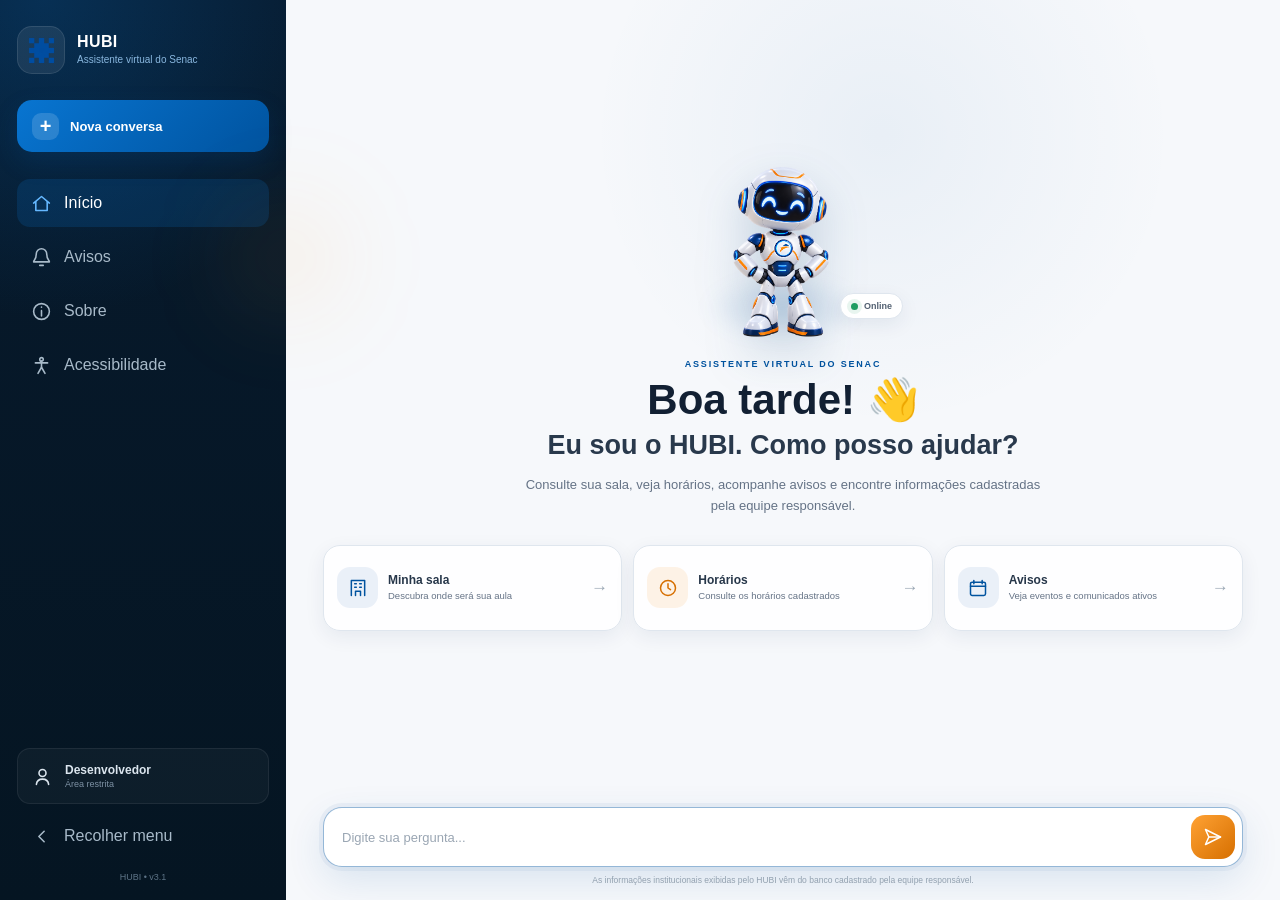
<file: index.html>
<!DOCTYPE html>
<html lang="pt-BR">

<head>
    <meta charset="UTF-8">
    <meta name="viewport" content="width=device-width, initial-scale=1.0, viewport-fit=cover">
    <meta name="theme-color" content="#071a2d">
    <meta name="description"
        content="HUBI, assistente virtual do Senac para informações de salas, horários, avisos e dúvidas frequentes.">

    <title>HUBI • Assistente virtual do Senac</title>

    <link rel="icon" type="image/png" href="assets/logo.png">
    <link rel="stylesheet" href="css/style.css">
</head>

<body>
    <div class="app" id="app">
        <div class="sidebar-overlay" id="sidebarOverlay"></div>

        <aside class="sidebar" id="sidebar" aria-label="Menu principal">
            <div class="sidebar-header">
                <a class="brand" href="index.html" aria-label="HUBI - página inicial">
                    <span class="brand-logo">
                        <img src="assets/logo.png" alt="Logo do HUBI">
                    </span>

                    <span class="brand-copy sidebar-label">
                        <strong>HUBI</strong>
                        <small>Assistente virtual do Senac</small>
                    </span>
                </a>

                <button class="icon-button sidebar-mobile-close" id="sidebarMobileClose" type="button"
                    aria-label="Fechar menu">
                    <svg viewBox="0 0 24 24" aria-hidden="true">
                        <path d="M6 6l12 12M18 6 6 18"></path>
                    </svg>
                </button>
            </div>

            <button class="new-chat-button" id="newChatButton" type="button" data-tooltip="Nova conversa"
                aria-label="Nova conversa">
                <span class="new-chat-icon" aria-hidden="true">+</span>
                <span class="sidebar-label">Nova conversa</span>
            </button>

            <nav class="sidebar-nav" aria-label="Navegação do HUBI">
                <button class="nav-item active" type="button" data-action="home" data-tooltip="Início"
                    aria-label="Início">
                    <span class="nav-icon">
                        <svg viewBox="0 0 24 24" aria-hidden="true">
                            <path d="M3 11.5 12 4l9 7.5"></path>
                            <path d="M5.5 10v10h13V10"></path>
                        </svg>
                    </span>
                    <span class="sidebar-label">Início</span>
                </button>

                <button class="nav-item" type="button" data-action="notifications" data-tooltip="Avisos"
                    aria-label="Avisos">
                    <span class="nav-icon">
                        <svg viewBox="0 0 24 24" aria-hidden="true">
                            <path d="M18 8a6 6 0 0 0-12 0c0 7-3 7-3 9h18c0-2-3-2-3-9"></path>
                            <path d="M10 21h4"></path>
                        </svg>
                    </span>
                    <span class="sidebar-label">Avisos</span>
                    <span class="nav-badge" id="notificationBadge" aria-label="0 avisos">0</span>
                </button>

                <button class="nav-item" type="button" data-action="about" data-tooltip="Sobre o HUBI"
                    aria-label="Sobre o HUBI">
                    <span class="nav-icon">
                        <svg viewBox="0 0 24 24" aria-hidden="true">
                            <circle cx="12" cy="12" r="9"></circle>
                            <path d="M12 11v6"></path>
                            <path d="M12 7h.01"></path>
                        </svg>
                    </span>
                    <span class="sidebar-label">Sobre</span>
                </button>

                <button class="nav-item" type="button" data-action="accessibility" data-tooltip="Acessibilidade"
                    aria-label="Acessibilidade">
                    <span class="nav-icon">
                        <svg viewBox="0 0 24 24" aria-hidden="true">
                            <circle cx="12" cy="5" r="2"></circle>
                            <path d="M5 9h14"></path>
                            <path d="M12 7v7"></path>
                            <path d="m8 21 4-7 4 7"></path>
                        </svg>
                    </span>
                    <span class="sidebar-label">Acessibilidade</span>
                </button>
            </nav>

            <div class="sidebar-footer">
                <a class="admin-link" href="admin.html" data-tooltip="Desenvolvedor" aria-label="Área do desenvolvedor">
                    <span class="nav-icon">
                        <svg viewBox="0 0 24 24" aria-hidden="true">
                            <circle cx="12" cy="8" r="4"></circle>
                            <path d="M5 21c.5-4 3-6 7-6s6.5 2 7 6"></path>
                        </svg>
                    </span>

                    <span class="admin-link-copy sidebar-label">
                        <strong>Desenvolvedor</strong>
                        <small>Área restrita</small>
                    </span>
                </a>

                <button class="collapse-button" id="collapseButton" type="button" data-tooltip="Recolher menu"
                    aria-label="Recolher menu lateral">
                    <span class="nav-icon">
                        <svg viewBox="0 0 24 24" aria-hidden="true">
                            <path d="m15 18-6-6 6-6"></path>
                        </svg>
                    </span>
                    <span class="sidebar-label">Recolher menu</span>
                </button>

                <span class="sidebar-version sidebar-label">HUBI • v3.1</span>
            </div>
        </aside>

        <main class="main">
            <header class="mobile-header">
                <button class="mobile-header-button" id="mobileMenuButton" type="button" aria-label="Abrir menu">
                    <svg viewBox="0 0 24 24" aria-hidden="true">
                        <path d="M4 6h16M4 12h16M4 18h16"></path>
                    </svg>
                </button>

                <a class="mobile-brand" href="index.html" aria-label="HUBI - início">
                    <img src="assets/logo.png" alt="">
                    <span>
                        <strong>HUBI</strong>
                        <small>Assistente virtual do Senac</small>
                    </span>
                </a>

                <button class="mobile-header-button mobile-notification-button" id="mobileNotificationButton"
                    type="button" aria-label="Abrir avisos">
                    <svg viewBox="0 0 24 24" aria-hidden="true">
                        <path d="M18 8a6 6 0 0 0-12 0c0 7-3 7-3 9h18c0-2-3-2-3-9"></path>
                        <path d="M10 21h4"></path>
                    </svg>
                    <span class="mobile-notification-badge" id="mobileNotificationBadge">0</span>
                </button>
            </header>

            <section class="notification-area hidden" id="notificationArea" aria-live="polite">
                <article class="notification-card" id="notificationCard">
                    <div class="notification-icon" aria-hidden="true">
                        <svg viewBox="0 0 24 24">
                            <path d="M18 8a6 6 0 0 0-12 0c0 7-3 7-3 9h18c0-2-3-2-3-9"></path>
                            <path d="M10 21h4"></path>
                        </svg>
                    </div>

                    <div class="notification-copy">
                        <div class="notification-meta">
                            <span class="notification-priority" id="notificationPriority">Aviso</span>
                            <span class="notification-counter" id="notificationCounter"></span>
                        </div>
                        <strong id="notificationTitle"></strong>
                        <p id="notificationMessage"></p>
                    </div>

                    <div class="notification-actions">
                        <button id="previousNotification" type="button" aria-label="Aviso anterior">‹</button>
                        <button id="nextNotification" type="button" aria-label="Próximo aviso">›</button>
                        <button class="notification-close" id="closeNotification" type="button"
                            aria-label="Fechar aviso">
                            <svg viewBox="0 0 24 24" aria-hidden="true">
                                <path d="M6 6l12 12M18 6 6 18"></path>
                            </svg>
                        </button>
                    </div>
                </article>
            </section>

            <section class="chat" aria-label="Conversa com o HUBI">
                <div class="chat-scroll" id="chatScroll">
                    <section class="welcome" id="welcome">
                        <div class="robot-area">
                            <span class="robot-glow" aria-hidden="true"></span>
                            <img class="robot" src="assets/robo.png" alt="HUBI, mascote virtual do Senac">
                            <span class="online-badge"><i></i>Online</span>
                        </div>

                        <div class="welcome-copy">
                            <span class="welcome-label">ASSISTENTE VIRTUAL DO SENAC</span>
                            <h1 id="welcomeGreeting">Olá! 👋</h1>
                            <h2>Eu sou o HUBI. Como posso ajudar?</h2>
                            <p>
                                Consulte sua sala, veja horários, acompanhe avisos e encontre informações cadastradas
                                pela equipe responsável.
                            </p>
                        </div>

                        <div class="suggestions" aria-label="Sugestões rápidas">
                            <button class="suggestion-card" type="button" data-question="Qual é a minha sala hoje?">
                                <span class="suggestion-icon blue">
                                    <svg viewBox="0 0 24 24" aria-hidden="true">
                                        <path d="M4 21V3h16v18"></path>
                                        <path d="M9 21v-5h6v5"></path>
                                        <path d="M8 7h2M14 7h2M8 11h2M14 11h2"></path>
                                    </svg>
                                </span>
                                <span class="suggestion-copy">
                                    <strong>Minha sala</strong>
                                    <small>Descubra onde será sua aula</small>
                                </span>
                                <span class="suggestion-arrow">→</span>
                            </button>

                            <button class="suggestion-card" type="button"
                                data-question="Quais são os horários da minha turma?">
                                <span class="suggestion-icon orange">
                                    <svg viewBox="0 0 24 24" aria-hidden="true">
                                        <circle cx="12" cy="12" r="9"></circle>
                                        <path d="M12 7v5l3 2"></path>
                                    </svg>
                                </span>
                                <span class="suggestion-copy">
                                    <strong>Horários</strong>
                                    <small>Consulte os horários cadastrados</small>
                                </span>
                                <span class="suggestion-arrow">→</span>
                            </button>

                            <button class="suggestion-card" type="button"
                                data-question="Quais avisos e eventos estão ativos?">
                                <span class="suggestion-icon blue">
                                    <svg viewBox="0 0 24 24" aria-hidden="true">
                                        <rect x="3" y="5" width="18" height="16" rx="2"></rect>
                                        <path d="M7 3v4M17 3v4M3 10h18"></path>
                                    </svg>
                                </span>
                                <span class="suggestion-copy">
                                    <strong>Avisos</strong>
                                    <small>Veja eventos e comunicados ativos</small>
                                </span>
                                <span class="suggestion-arrow">→</span>
                            </button>
                        </div>
                    </section>

                    <div class="messages" id="messages" aria-live="polite"></div>
                </div>

                <footer class="composer-wrapper">
                    <div class="composer" id="composer">
                        <textarea id="messageInput" rows="1" maxlength="500" placeholder="Digite sua pergunta..."
                            aria-label="Digite sua mensagem para o HUBI"></textarea>

                        <button class="send-button" id="sendButton" type="button" aria-label="Enviar mensagem">
                            <svg viewBox="0 0 24 24" aria-hidden="true">
                                <path d="m3 3 18 9-18 9 4-9-4-9Z"></path>
                                <path d="M7 12h14"></path>
                            </svg>
                        </button>
                    </div>
                    <p class="composer-info">As informações institucionais exibidas pelo HUBI vêm do banco cadastrado
                        pela equipe responsável.</p>
                </footer>
            </section>
        </main>
    </div>

    <div class="modal-overlay" id="modalOverlay" aria-hidden="true">
        <section class="modal" role="dialog" aria-modal="true" aria-labelledby="modalTitle">
            <header class="modal-header">
                <div>
                    <span class="modal-label" id="modalLabel">HUBI</span>
                    <h2 id="modalTitle"></h2>
                </div>

                <button class="modal-close" id="modalClose" type="button" aria-label="Fechar janela">
                    <svg viewBox="0 0 24 24" aria-hidden="true">
                        <path d="M6 6l12 12M18 6 6 18"></path>
                    </svg>
                </button>
            </header>

            <div class="modal-content" id="modalContent"></div>
        </section>
    </div>

    <script src="js/api.js"></script>
    <script src="js/notifications.js"></script>
    <script src="js/chat.js"></script>
    <script src="js/social.js"></script>
</body>

</html>
</file>
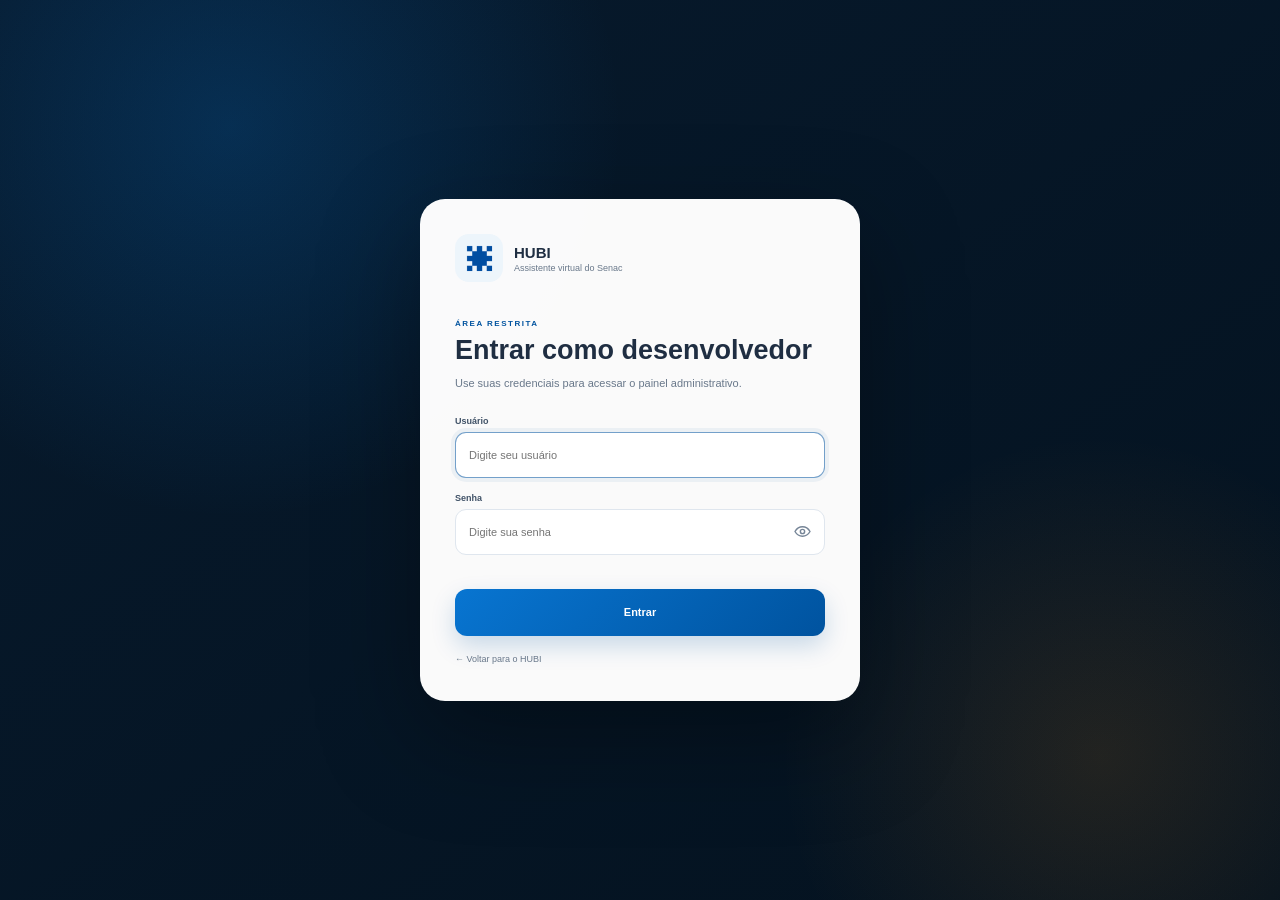
<file: admin.html>
<!DOCTYPE html>
<html lang="pt-BR">

<head>
    <meta charset="UTF-8">

    <meta
        name="viewport"
        content="width=device-width, initial-scale=1.0, viewport-fit=cover"
    >

    <meta
        name="theme-color"
        content="#071a2d"
    >

    <meta
        name="description"
        content="Painel administrativo do HUBI."
    >

    <title>HUBI • Administração</title>

    <link
        rel="icon"
        type="image/png"
        href="assets/logo.png"
    >

    <link
        rel="stylesheet"
        href="css/admin.css"
    >
</head>


<body>


    <!-- =====================================================
         LOGIN
    ====================================================== -->

    <section
        class="login-screen"
        id="loginScreen"
    >

        <div
            class="login-decoration decoration-one"
        ></div>

        <div
            class="login-decoration decoration-two"
        ></div>


        <div class="login-card">


            <!-- MARCA -->

            <a
                class="login-brand"
                href="index.html"
                aria-label="Voltar ao HUBI"
            >

                <span class="login-logo">

                    <img
                        src="assets/logo.png"
                        alt="Logo do HUBI"
                    >

                </span>


                <span>

                    <strong>
                        HUBI
                    </strong>

                    <small>
                        Assistente virtual do Senac
                    </small>

                </span>

            </a>


            <!-- CABEÇALHO -->

            <div class="login-heading">

                <span>
                    ÁREA RESTRITA
                </span>

                <h1>
                    Entrar como desenvolvedor
                </h1>

                <p>
                    Use suas credenciais para acessar
                    o painel administrativo.
                </p>

            </div>


            <!-- FORMULÁRIO -->

            <form
                class="login-form"
                id="loginForm"
                novalidate
            >


                <label for="loginUser">
                    Usuário
                </label>

                <input
                    id="loginUser"
                    name="usuario"
                    type="text"
                    autocomplete="username"
                    placeholder="Digite seu usuário"
                    required
                >


                <label for="loginPassword">
                    Senha
                </label>


                <div class="password-field">

                    <input
                        id="loginPassword"
                        name="senha"
                        type="password"
                        autocomplete="current-password"
                        placeholder="Digite sua senha"
                        required
                    >


                    <button
                        id="togglePassword"
                        type="button"
                        aria-label="Mostrar senha"
                        title="Mostrar senha"
                    >

                        <svg
                            viewBox="0 0 24 24"
                            aria-hidden="true"
                        >

                            <path
                                d="M2.5 12s3.5-6 9.5-6 9.5 6 9.5 6-3.5 6-9.5 6-9.5-6-9.5-6Z"
                            ></path>

                            <circle
                                cx="12"
                                cy="12"
                                r="2.7"
                            ></circle>

                        </svg>

                    </button>

                </div>


                <p
                    class="login-message"
                    id="loginMessage"
                    role="status"
                ></p>


                <button
                    class="login-submit"
                    id="loginButton"
                    type="submit"
                >
                    Entrar
                </button>

            </form>


            <!-- MODO LOCAL
                 Mantido apenas por compatibilidade.
                 Com a API conectada ele fica oculto.
            -->

            <div
                class="local-mode hidden"
                id="localModeBox"
            >

                <strong>
                    Modo local de desenvolvimento
                </strong>

                <p>
                    O Google Apps Script ainda não está conectado.
                </p>

                <button
                    id="localModeButton"
                    type="button"
                >
                    Acessar modo local
                </button>

            </div>


            <a
                class="back-to-chat"
                href="index.html"
            >
                ← Voltar para o HUBI
            </a>

        </div>

    </section>



    <!-- =====================================================
         APLICAÇÃO ADMINISTRATIVA
    ====================================================== -->

    <div
        class="admin-app hidden"
        id="adminApp"
    >


        <!-- OVERLAY MOBILE -->

        <div
            class="admin-sidebar-overlay"
            id="adminSidebarOverlay"
        ></div>



        <!-- =================================================
             MENU LATERAL
        ================================================== -->

        <aside
            class="admin-sidebar"
            id="adminSidebar"
        >


            <!-- CABEÇALHO DO MENU -->

            <div class="admin-sidebar-header">


                <a
                    class="admin-brand"
                    href="index.html"
                >

                    <img
                        src="assets/logo.png"
                        alt="Logo do HUBI"
                    >


                    <span>

                        <strong>
                            HUBI
                        </strong>

                        <small>
                            Administração
                        </small>

                    </span>

                </a>


                <button
                    class="admin-sidebar-close"
                    id="adminSidebarClose"
                    type="button"
                    aria-label="Fechar menu"
                >

                    <svg
                        viewBox="0 0 24 24"
                        aria-hidden="true"
                    >

                        <path
                            d="M6 6l12 12M18 6 6 18"
                        ></path>

                    </svg>

                </button>

            </div>



            <!-- =================================================
                 NAVEGAÇÃO
            ================================================== -->

            <nav
                class="admin-nav"
                aria-label="Navegação administrativa"
            >


                <!-- DASHBOARD -->

                <button
                    class="admin-nav-item active"
                    type="button"
                    data-page="dashboard"
                >

                    <span class="admin-nav-icon">

                        <svg viewBox="0 0 24 24">

                            <path
                                d="M4 4h6v6H4zM14 4h6v6h-6zM4 14h6v6H4zM14 14h6v6h-6z"
                            ></path>

                        </svg>

                    </span>

                    Dashboard

                </button>



                <!-- PERGUNTAS -->

                <button
                    class="admin-nav-item"
                    type="button"
                    data-page="perguntas"
                >

                    <span class="admin-nav-icon">

                        <svg viewBox="0 0 24 24">

                            <path
                                d="M4 5h16v12H7l-3 3V5Z"
                            ></path>

                            <path
                                d="M8 9h8M8 13h5"
                            ></path>

                        </svg>

                    </span>

                    Perguntas

                </button>



                <!-- TURMAS -->

                <button
                    class="admin-nav-item"
                    type="button"
                    data-page="turmas"
                >

                    <span class="admin-nav-icon">

                        <svg viewBox="0 0 24 24">

                            <circle
                                cx="9"
                                cy="8"
                                r="3"
                            ></circle>

                            <circle
                                cx="17"
                                cy="9"
                                r="2"
                            ></circle>

                            <path
                                d="M3 20c.4-4 2.8-6 6-6s5.6 2 6 6"
                            ></path>

                            <path
                                d="M14 15c3 0 5 1.7 5 5"
                            ></path>

                        </svg>

                    </span>

                    Turmas

                </button>



                <!-- SALAS -->

                <button
                    class="admin-nav-item"
                    type="button"
                    data-page="salas"
                >

                    <span class="admin-nav-icon">

                        <svg viewBox="0 0 24 24">

                            <path
                                d="M4 21V3h16v18M9 21v-5h6v5M8 7h2M14 7h2M8 11h2M14 11h2"
                            ></path>

                        </svg>

                    </span>

                    Salas e horários

                </button>



                <!-- ALTERAÇÕES -->

                <button
                    class="admin-nav-item"
                    type="button"
                    data-page="alteracoes"
                >

                    <span class="admin-nav-icon">

                        <svg viewBox="0 0 24 24">

                            <path
                                d="M4 7h11M4 12h16M4 17h11"
                            ></path>

                            <path
                                d="m16 4 4 3-4 3M16 14l4 3-4 3"
                            ></path>

                        </svg>

                    </span>

                    Alterações de sala

                </button>



                <!-- NOTIFICAÇÕES -->

                <button
                    class="admin-nav-item"
                    type="button"
                    data-page="notificacoes"
                >

                    <span class="admin-nav-icon">

                        <svg viewBox="0 0 24 24">

                            <path
                                d="M18 8a6 6 0 0 0-12 0c0 7-3 7-3 9h18c0-2-3-2-3-9M10 21h4"
                            ></path>

                        </svg>

                    </span>

                    Notificações

                </button>



                <!-- HISTÓRICO -->

                <button
                    class="admin-nav-item"
                    type="button"
                    data-page="historico"
                >

                    <span class="admin-nav-icon">

                        <svg viewBox="0 0 24 24">

                            <path
                                d="M3 12a9 9 0 1 0 3-6.7L3 8"
                            ></path>

                            <path
                                d="M3 3v5h5M12 7v5l3 2"
                            ></path>

                        </svg>

                    </span>

                    Histórico

                </button>


            </nav>



            <!-- RODAPÉ DO MENU -->

            <div class="admin-sidebar-footer">

                <a href="index.html">
                    ← Voltar ao HUBI
                </a>


                <button
                    id="logoutSidebarButton"
                    type="button"
                >
                    Sair do painel
                </button>

            </div>


        </aside>



        <!-- =================================================
             CONTEÚDO PRINCIPAL
        ================================================== -->

        <main class="admin-main">


            <!-- CABEÇALHO -->

            <header class="admin-header">


                <div class="admin-header-left">


                    <button
                        class="admin-mobile-menu"
                        id="adminMobileMenu"
                        type="button"
                        aria-label="Abrir menu"
                    >

                        <svg viewBox="0 0 24 24">

                            <path
                                d="M4 6h16M4 12h16M4 18h16"
                            ></path>

                        </svg>

                    </button>


                    <div>

                        <span class="header-label">
                            PAINEL ADMINISTRATIVO
                        </span>

                        <h1 id="pageTitle">
                            Dashboard
                        </h1>

                    </div>


                </div>



                <div class="admin-header-actions">


                    <span
                        class="environment-badge"
                        id="environmentBadge"
                    >
                        Conectado
                    </span>


                    <button
                        class="header-logout"
                        id="logoutButton"
                        type="button"
                    >
                        Sair
                    </button>


                </div>


            </header>



            <!-- CONTEÚDO DINÂMICO -->

            <section
                class="admin-content"
                id="adminContent"
            ></section>


        </main>

    </div>



    <!-- =====================================================
         MODAL ADMINISTRATIVO
    ====================================================== -->

    <div
        class="admin-modal-overlay"
        id="adminModalOverlay"
        aria-hidden="true"
    >


        <section
            class="admin-modal"
            role="dialog"
            aria-modal="true"
            aria-labelledby="adminModalTitle"
        >


            <header class="admin-modal-header">


                <div>

                    <span>
                        ADMINISTRAÇÃO
                    </span>

                    <h2 id="adminModalTitle"></h2>

                </div>


                <button
                    id="adminModalClose"
                    type="button"
                    aria-label="Fechar janela"
                >

                    <svg viewBox="0 0 24 24">

                        <path
                            d="M6 6l12 12M18 6 6 18"
                        ></path>

                    </svg>

                </button>


            </header>



            <div
                class="admin-modal-content"
                id="adminModalContent"
            ></div>


        </section>

    </div>



    <!-- =====================================================
         TOASTS / MENSAGENS
    ====================================================== -->

    <div
        class="toast-container"
        id="toastContainer"
        aria-live="polite"
    ></div>



    <!-- =====================================================
         JAVASCRIPT
    ====================================================== -->

    <script src="js/api.js"></script>
    <script src="js/admin.js"></script>


</body>

</html>
</file>
<file: css/style.css>
:root {
    --blue: #00539f;
    --blue-light: #0875d1;
    --blue-dark: #003d76;
    --orange: #f7941d;
    --orange-dark: #d66f00;
    --sidebar: #071a2d;
    --sidebar-soft: #0b2742;
    --background: #f6f8fb;
    --surface: #ffffff;
    --surface-soft: #eef3f8;
    --text: #172233;
    --text-soft: #657386;
    --border: #dfe6ee;
    --success: #1f9d61;
    --danger: #cf3f3f;
    --sidebar-width: 286px;
    --sidebar-collapsed: 82px;
    --content-max: 920px;
    --shadow-sm: 0 6px 20px rgba(20, 48, 78, 0.07);
    --shadow-md: 0 18px 48px rgba(20, 48, 78, 0.12);
    --radius-sm: 12px;
    --radius-md: 18px;
    --radius-lg: 24px;
    --safe-bottom: env(safe-area-inset-bottom, 0px);
    font-family: Inter, "Segoe UI", Roboto, Arial, sans-serif;
}

* {
    box-sizing: border-box;
    margin: 0;
    padding: 0;
}

html,
body {
    width: 100%;
    min-width: 280px;
    height: 100%;
}

html {
    color-scheme: light;
}

body {
    overflow: hidden;
    background: var(--background);
    color: var(--text);
    text-rendering: optimizeLegibility;
    -webkit-font-smoothing: antialiased;
}

button,
textarea,
input,
select {
    font: inherit;
}

button {
    border: 0;
}

button,
a {
    -webkit-tap-highlight-color: transparent;
}

button:focus-visible,
a:focus-visible,
textarea:focus-visible,
input:focus-visible,
select:focus-visible {
    outline: 3px solid rgba(0, 83, 159, 0.28);
    outline-offset: 3px;
}

svg {
    display: block;
}

.hidden {
    display: none !important;
}

.app {
    width: 100%;
    height: 100vh;
    height: 100dvh;
    display: flex;
}

/* =============================
   SIDEBAR
============================= */

.sidebar {
    position: relative;
    z-index: 50;
    width: var(--sidebar-width);
    min-width: var(--sidebar-width);
    height: 100%;
    padding: 24px 17px 18px;
    display: flex;
    flex-direction: column;
    color: #fff;
    background:
        radial-gradient(circle at 15% 0%, rgba(8, 117, 209, 0.24), transparent 34%),
        linear-gradient(180deg, #071a2d 0%, #051522 100%);
    box-shadow: 1px 0 0 rgba(255, 255, 255, 0.03);
    transition: width 0.26s ease, min-width 0.26s ease, padding 0.26s ease;
}

.sidebar::after {
    content: "";
    position: absolute;
    right: -60px;
    top: 22%;
    width: 120px;
    height: 120px;
    border-radius: 50%;
    background: rgba(247, 148, 29, 0.08);
    filter: blur(45px);
    pointer-events: none;
}

.sidebar-header {
    min-height: 52px;
    margin-bottom: 24px;
    display: flex;
    align-items: center;
    justify-content: space-between;
    gap: 10px;
}

.brand {
    min-width: 0;
    display: flex;
    align-items: center;
    gap: 12px;
    color: #fff;
    text-decoration: none;
}

.brand-logo {
    width: 48px;
    height: 48px;
    flex: 0 0 48px;
    display: grid;
    place-items: center;
    border: 1px solid rgba(255, 255, 255, 0.1);
    border-radius: 15px;
    background: rgba(255, 255, 255, 0.08);
}

.brand-logo img {
    width: 33px;
    height: 33px;
    object-fit: contain;
}

.brand-copy {
    min-width: 0;
    display: flex;
    flex-direction: column;
    gap: 3px;
    overflow: hidden;
    transition: opacity 0.18s ease, width 0.18s ease;
}

.brand-copy strong {
    font-size: 16px;
    letter-spacing: 0.4px;
}

.brand-copy small {
    max-width: 165px;
    color: #89b7df;
    font-size: 10px;
    line-height: 1.25;
    white-space: nowrap;
}

.icon-button,
.mobile-header-button,
.modal-close {
    display: grid;
    place-items: center;
    cursor: pointer;
}

.icon-button svg,
.mobile-header-button svg,
.modal-close svg {
    width: 20px;
    height: 20px;
    fill: none;
    stroke: currentColor;
    stroke-width: 1.9;
    stroke-linecap: round;
    stroke-linejoin: round;
}

.sidebar-mobile-close {
    display: none;
    width: 40px;
    height: 40px;
    flex: 0 0 40px;
    border-radius: 12px;
    background: rgba(255, 255, 255, 0.12);
    color: #fff;
}

.new-chat-button {
    width: 100%;
    min-height: 52px;
    padding: 0 15px;
    border-radius: 15px;
    background: linear-gradient(135deg, var(--blue-light), var(--blue));
    color: #fff;
    display: flex;
    align-items: center;
    gap: 11px;
    cursor: pointer;
    font-size: 13px;
    font-weight: 800;
    overflow: hidden;
    position: relative;
    box-shadow: 0 10px 24px rgba(0, 83, 159, 0.18);
    transition: transform 0.2s ease, box-shadow 0.2s ease, padding 0.24s ease;
}

.new-chat-button:hover {
    transform: translateY(-2px);
    box-shadow: 0 14px 30px rgba(0, 83, 159, 0.3);
}

.new-chat-icon {
    width: 27px;
    height: 27px;
    flex: 0 0 27px;
    display: grid;
    place-items: center;
    border-radius: 9px;
    background: rgba(255, 255, 255, 0.15);
    font-size: 20px;
    line-height: 1;
}

.sidebar-nav {
    margin-top: 27px;
    display: flex;
    flex-direction: column;
    gap: 6px;
}

.nav-item,
.collapse-button,
.admin-link {
    width: 100%;
    min-height: 48px;
    padding: 0 14px;
    border-radius: 13px;
    display: flex;
    align-items: center;
    gap: 12px;
    position: relative;
    color: #a8bac9;
    background: transparent;
    text-decoration: none;
    text-align: left;
    cursor: pointer;
    transition: color 0.18s ease, background 0.18s ease, transform 0.18s ease, padding 0.24s ease;
}

.nav-item:hover,
.collapse-button:hover,
.admin-link:hover {
    color: #fff;
    background: rgba(255, 255, 255, 0.065);
}

.nav-item:hover,
.collapse-button:hover {
    transform: translateX(2px);
}

.nav-item.active {
    color: #fff;
    background: rgba(8, 117, 209, 0.18);
}

.nav-item.active .nav-icon {
    color: #65b8ff;
}

.nav-icon {
    width: 21px;
    height: 21px;
    flex: 0 0 21px;
    display: grid;
    place-items: center;
}

.nav-icon svg {
    width: 100%;
    height: 100%;
    fill: none;
    stroke: currentColor;
    stroke-width: 1.8;
    stroke-linecap: round;
    stroke-linejoin: round;
}

.sidebar-label {
    white-space: nowrap;
    overflow: hidden;
    transition: opacity 0.18s ease, width 0.18s ease;
}

.nav-badge {
    min-width: 23px;
    height: 23px;
    margin-left: auto;
    padding: 0 6px;
    border-radius: 999px;
    display: none;
    align-items: center;
    justify-content: center;
    background: var(--orange);
    color: #fff;
    font-size: 10px;
    font-weight: 900;
}

.sidebar-footer {
    margin-top: auto;
}

.admin-link {
    min-height: 56px;
    border: 1px solid rgba(255, 255, 255, 0.07);
    background: rgba(255, 255, 255, 0.035);
    color: #dbe5ee;
}

.admin-link-copy {
    display: flex;
    flex-direction: column;
    gap: 2px;
}

.admin-link-copy strong {
    font-size: 12px;
}

.admin-link-copy small {
    color: #7d91a4;
    font-size: 9px;
}

.collapse-button {
    margin-top: 8px;
}

.sidebar-version {
    display: block;
    margin-top: 12px;
    color: #5e7487;
    text-align: center;
    font-size: 9px;
}

.sidebar.collapsed {
    width: var(--sidebar-collapsed);
    min-width: var(--sidebar-collapsed);
    padding-inline: 13px;
}

.sidebar.collapsed .brand-copy,
.sidebar.collapsed .sidebar-label {
    width: 0;
    opacity: 0;
}

.sidebar.collapsed .new-chat-button,
.sidebar.collapsed .nav-item,
.sidebar.collapsed .collapse-button,
.sidebar.collapsed .admin-link {
    justify-content: center;
    padding-inline: 0;
}

.sidebar.collapsed .collapse-button svg {
    transform: rotate(180deg);
}

.sidebar.collapsed .nav-badge {
    position: absolute;
    top: 3px;
    right: 3px;
    min-width: 17px;
    height: 17px;
    padding-inline: 4px;
    font-size: 8px;
}

.sidebar.collapsed [data-tooltip]::after {
    content: attr(data-tooltip);
    position: absolute;
    left: 60px;
    top: 50%;
    z-index: 80;
    transform: translateY(-50%) translateX(-4px);
    padding: 8px 10px;
    border-radius: 9px;
    background: #13283b;
    color: #fff;
    box-shadow: var(--shadow-sm);
    font-size: 10px;
    white-space: nowrap;
    opacity: 0;
    visibility: hidden;
    pointer-events: none;
    transition: opacity 0.15s ease, transform 0.15s ease;
}

.sidebar.collapsed [data-tooltip]:hover::after {
    opacity: 1;
    visibility: visible;
    transform: translateY(-50%) translateX(0);
}

.sidebar-overlay {
    display: none;
}

/* =============================
   MAIN / MOBILE HEADER
============================= */

.main {
    min-width: 0;
    min-height: 0;
    height: 100%;
    flex: 1;
    display: flex;
    flex-direction: column;
    background:
        radial-gradient(circle at 60% 15%, rgba(0, 83, 159, 0.055), transparent 30%),
        var(--background);
}

.mobile-header {
    display: none;
}

/* =============================
   NOTIFICATIONS
============================= */

.notification-area {
    flex: 0 0 auto;
    padding: 18px 24px 0;
}

.notification-card {
    width: min(100%, 1180px);
    min-height: 72px;
    margin: 0 auto;
    padding: 12px 14px;
    border: 1px solid #f0d5b0;
    border-radius: 17px;
    background: linear-gradient(120deg, #fff7ec, #fffdf9);
    box-shadow: var(--shadow-sm);
    display: flex;
    align-items: center;
    gap: 12px;
    animation: notificationEnter 0.4s ease both;
    touch-action: pan-y;
}

.notification-icon {
    width: 43px;
    height: 43px;
    flex: 0 0 43px;
    display: grid;
    place-items: center;
    border-radius: 13px;
    background: linear-gradient(135deg, #ffad49, var(--orange));
    color: #fff;
    box-shadow: 0 8px 18px rgba(247, 148, 29, 0.2);
}

.notification-icon svg {
    width: 20px;
    height: 20px;
    fill: none;
    stroke: currentColor;
    stroke-width: 1.8;
    stroke-linecap: round;
    stroke-linejoin: round;
}

.notification-copy {
    min-width: 0;
    flex: 1;
}

.notification-meta {
    margin-bottom: 3px;
    display: flex;
    align-items: center;
    gap: 8px;
}

.notification-priority {
    color: var(--orange-dark);
    font-size: 9px;
    font-weight: 900;
    letter-spacing: 0.8px;
    text-transform: uppercase;
}

.notification-counter {
    color: #9a866d;
    font-size: 9px;
}

.notification-copy strong {
    display: block;
    margin-bottom: 2px;
    color: #57401e;
    font-size: 13px;
}

.notification-copy p {
    color: #7c694f;
    font-size: 11px;
    line-height: 1.45;
}

.notification-actions {
    display: flex;
    align-items: center;
    gap: 5px;
}

.notification-actions button {
    width: 33px;
    height: 33px;
    display: grid;
    place-items: center;
    border: 1px solid #efddc4;
    border-radius: 10px;
    background: #fff6e9;
    color: #6c5331;
    cursor: pointer;
    font-size: 20px;
    font-weight: 700;
    transition: background 0.18s ease, color 0.18s ease, transform 0.18s ease;
}

.notification-actions button:hover {
    background: #ffe9c8;
    color: #493114;
    transform: translateY(-1px);
}

.notification-actions button:disabled {
    opacity: 0.4;
    cursor: default;
    transform: none;
}

.notification-actions .notification-close {
    margin-left: 3px;
    background: #714a18;
    border-color: #714a18;
    color: #fff;
}

.notification-actions .notification-close:hover {
    background: #50320d;
    color: #fff;
}

.notification-close svg {
    width: 15px;
    height: 15px;
    fill: none;
    stroke: currentColor;
    stroke-width: 2;
    stroke-linecap: round;
}

/* =============================
   CHAT / WELCOME
============================= */

.chat {
    min-height: 0;
    flex: 1;
    display: flex;
    flex-direction: column;
}

.chat-scroll {
    min-height: 0;
    flex: 1;
    overflow-y: auto;
    padding: 22px 24px 10px;
    scroll-behavior: smooth;
    overscroll-behavior: contain;
}

.chat-scroll::-webkit-scrollbar,
.modal-content::-webkit-scrollbar {
    width: 7px;
}

.chat-scroll::-webkit-scrollbar-thumb,
.modal-content::-webkit-scrollbar-thumb {
    border-radius: 999px;
    background: #d3dce6;
}

.welcome {
    width: min(100%, var(--content-max));
    min-height: 100%;
    margin: 0 auto;
    padding: 6px 0 34px;
    display: flex;
    flex-direction: column;
    align-items: center;
    justify-content: center;
    text-align: center;
    animation: welcomeEnter 0.6s ease both;
}

.robot-area {
    position: relative;
    height: 188px;
    margin-bottom: 12px;
    display: flex;
    align-items: flex-end;
    justify-content: center;
}

.robot {
    position: relative;
    z-index: 2;
    width: auto;
    height: 178px;
    object-fit: contain;
    filter: drop-shadow(0 18px 22px rgba(0, 61, 115, 0.17));
    animation: robotFloat 4s ease-in-out infinite;
    user-select: none;
    -webkit-user-drag: none;
}

.robot-glow {
    position: absolute;
    bottom: 0;
    width: 160px;
    height: 65px;
    border-radius: 50%;
    background: radial-gradient(ellipse, rgba(0, 83, 159, 0.18), transparent 70%);
    filter: blur(9px);
}

.online-badge {
    position: absolute;
    z-index: 3;
    right: -31px;
    bottom: 22px;
    padding: 7px 10px;
    display: flex;
    align-items: center;
    gap: 6px;
    border: 1px solid var(--border);
    border-radius: 999px;
    background: #fff;
    color: #526071;
    box-shadow: var(--shadow-sm);
    font-size: 9px;
    font-weight: 800;
}

.online-badge i {
    width: 7px;
    height: 7px;
    border-radius: 50%;
    background: var(--success);
    box-shadow: 0 0 0 4px rgba(31, 157, 97, 0.1);
}

.welcome-copy {
    max-width: 610px;
}

.welcome-label {
    display: inline-block;
    margin-bottom: 9px;
    color: var(--blue);
    font-size: 9px;
    font-weight: 900;
    letter-spacing: 1.8px;
}

.welcome-copy h1 {
    color: #122033;
    font-size: clamp(31px, 4vw, 42px);
    line-height: 1.05;
}

.welcome-copy h2 {
    margin-top: 7px;
    color: #29394c;
    font-size: clamp(20px, 2.5vw, 27px);
    line-height: 1.2;
}

.welcome-copy p {
    max-width: 540px;
    margin: 12px auto 0;
    color: var(--text-soft);
    font-size: 13px;
    line-height: 1.65;
}

.suggestions {
    width: 100%;
    margin-top: 28px;
    display: grid;
    grid-template-columns: repeat(3, minmax(0, 1fr));
    gap: 11px;
}

.suggestion-card {
    min-height: 86px;
    padding: 13px;
    display: flex;
    align-items: center;
    gap: 10px;
    border: 1px solid var(--border);
    border-radius: 17px;
    background: rgba(255, 255, 255, 0.9);
    box-shadow: var(--shadow-sm);
    text-align: left;
    cursor: pointer;
    transition: transform 0.2s ease, border-color 0.2s ease, box-shadow 0.2s ease;
}

.suggestion-card:hover {
    transform: translateY(-4px);
    border-color: #cbd7e3;
    box-shadow: 0 15px 34px rgba(29, 57, 87, 0.11);
}

.suggestion-icon {
    width: 41px;
    height: 41px;
    flex: 0 0 41px;
    display: grid;
    place-items: center;
    border-radius: 13px;
}

.suggestion-icon.blue {
    background: rgba(0, 83, 159, 0.08);
    color: var(--blue);
}

.suggestion-icon.orange {
    background: rgba(247, 148, 29, 0.11);
    color: var(--orange-dark);
}

.suggestion-icon svg {
    width: 20px;
    height: 20px;
    fill: none;
    stroke: currentColor;
    stroke-width: 1.8;
    stroke-linecap: round;
    stroke-linejoin: round;
}

.suggestion-copy {
    min-width: 0;
    flex: 1;
    display: flex;
    flex-direction: column;
    gap: 3px;
}

.suggestion-copy strong {
    color: #27374a;
    font-size: 12px;
}

.suggestion-copy small {
    color: var(--text-soft);
    font-size: 9.5px;
    line-height: 1.35;
}

.suggestion-arrow {
    color: #9aa7b4;
    font-size: 17px;
}

/* =============================
   MESSAGES
============================= */

.messages {
    width: min(100%, var(--content-max));
    margin: 0 auto;
    display: flex;
    flex-direction: column;
    gap: 18px;
}

.message {
    width: 100%;
    display: flex;
    gap: 10px;
    animation: messageEnter 0.28s ease both;
}

.message.user {
    justify-content: flex-end;
}

.message-avatar {
    width: 38px;
    height: 38px;
    flex: 0 0 38px;
    display: grid;
    place-items: center;
    overflow: hidden;
    border: 1px solid var(--border);
    border-radius: 12px;
    background: #fff;
    box-shadow: var(--shadow-sm);
}

.message-avatar img {
    width: 33px;
    height: 33px;
    object-fit: contain;
}

.message-body {
    max-width: min(700px, 82%);
}

.message-name {
    margin-bottom: 5px;
    color: #8390a0;
    font-size: 9px;
    font-weight: 800;
}

.message-bubble {
    padding: 13px 15px;
    border: 1px solid var(--border);
    border-radius: 8px 17px 17px 17px;
    background: #fff;
    color: #374659;
    box-shadow: var(--shadow-sm);
    font-size: 13px;
    line-height: 1.65;
    white-space: pre-line;
    overflow-wrap: anywhere;
}

.message.user .message-body {
    display: flex;
    flex-direction: column;
    align-items: flex-end;
}

.message.user .message-name {
    text-align: right;
}

.message.user .message-bubble {
    border: 0;
    border-radius: 17px 8px 17px 17px;
    background: linear-gradient(135deg, var(--blue-light), var(--blue));
    color: #fff;
    box-shadow: 0 8px 20px rgba(0, 83, 159, 0.17);
}

.quick-replies {
    margin-top: 9px;
    display: flex;
    flex-wrap: wrap;
    gap: 7px;
}

.quick-reply {
    min-height: 34px;
    padding: 0 11px;
    border: 1px solid #d5e1ec;
    border-radius: 999px;
    background: #f7fafc;
    color: #36506a;
    cursor: pointer;
    font-size: 10px;
    font-weight: 700;
    transition: background 0.18s ease, color 0.18s ease, transform 0.18s ease;
}

.quick-reply:hover {
    background: #eaf3fb;
    color: var(--blue);
    transform: translateY(-1px);
}

.typing {
    min-width: 55px;
    display: flex;
    align-items: center;
    gap: 5px;
}

.typing span {
    width: 6px;
    height: 6px;
    border-radius: 50%;
    background: #8c99a8;
    animation: typingDot 1.1s infinite;
}

.typing span:nth-child(2) { animation-delay: 0.15s; }
.typing span:nth-child(3) { animation-delay: 0.30s; }

/* =============================
   COMPOSER
============================= */

.composer-wrapper {
    flex: 0 0 auto;
    width: 100%;
    padding: 8px 24px calc(15px + var(--safe-bottom));
    background: linear-gradient(180deg, rgba(246, 248, 251, 0), rgba(246, 248, 251, 0.98) 25%);
}

.composer {
    width: min(100%, var(--content-max));
    min-height: 58px;
    margin: 0 auto;
    padding: 7px 7px 7px 18px;
    display: flex;
    align-items: flex-end;
    gap: 8px;
    border: 1px solid #d9e2ec;
    border-radius: 19px;
    background: #fff;
    box-shadow: 0 11px 34px rgba(36, 61, 91, 0.09);
    transition: border-color 0.2s ease, box-shadow 0.2s ease, transform 0.2s ease;
}

.composer:focus-within {
    border-color: rgba(0, 83, 159, 0.42);
    transform: translateY(-1px);
    box-shadow: 0 13px 38px rgba(0, 83, 159, 0.12), 0 0 0 4px rgba(0, 83, 159, 0.05);
}

.composer textarea {
    width: 100%;
    min-height: 42px;
    max-height: 132px;
    padding: 11px 0;
    resize: none;
    overflow-y: auto;
    border: 0;
    outline: 0;
    background: transparent;
    color: #29394c;
    font-size: 13px;
    line-height: 1.5;
}

.composer textarea::placeholder {
    color: #9aa6b3;
}

.send-button {
    width: 44px;
    height: 44px;
    flex: 0 0 44px;
    display: grid;
    place-items: center;
    border-radius: 14px;
    background: linear-gradient(135deg, #ffa234, var(--orange-dark));
    color: #fff;
    cursor: pointer;
    transition: transform 0.18s ease, box-shadow 0.18s ease, opacity 0.18s ease;
}

.send-button:hover {
    transform: scale(1.04);
    box-shadow: 0 8px 20px rgba(247, 148, 29, 0.28);
}

.send-button:active {
    transform: scale(0.96);
}

.send-button:disabled {
    opacity: 0.42;
    cursor: default;
    transform: none;
    box-shadow: none;
}

.send-button svg {
    width: 20px;
    height: 20px;
    fill: none;
    stroke: currentColor;
    stroke-width: 1.8;
    stroke-linecap: round;
    stroke-linejoin: round;
}

.composer-info {
    width: min(100%, var(--content-max));
    margin: 7px auto 0;
    color: #9ba6b1;
    text-align: center;
    font-size: 8.5px;
}

/* =============================
   MODAL / ACCESSIBILITY
============================= */

.modal-overlay {
    position: fixed;
    inset: 0;
    z-index: 150;
    padding: 22px;
    display: flex;
    align-items: center;
    justify-content: center;
    background: rgba(5, 19, 34, 0.48);
    backdrop-filter: blur(7px);
    opacity: 0;
    visibility: hidden;
    transition: opacity 0.22s ease, visibility 0.22s ease;
}

.modal-overlay.show {
    opacity: 1;
    visibility: visible;
}

.modal {
    width: min(590px, 100%);
    max-height: 86vh;
    overflow: hidden;
    border-radius: 23px;
    background: #fff;
    box-shadow: 0 35px 100px rgba(3, 26, 50, 0.27);
    transform: translateY(15px) scale(0.98);
    transition: transform 0.22s ease;
}

.modal-overlay.show .modal {
    transform: translateY(0) scale(1);
}

.modal-header {
    padding: 20px 21px;
    display: flex;
    align-items: center;
    justify-content: space-between;
    gap: 15px;
    border-bottom: 1px solid var(--border);
}

.modal-label {
    color: var(--blue);
    font-size: 8px;
    font-weight: 900;
    letter-spacing: 1.4px;
    text-transform: uppercase;
}

.modal-header h2 {
    margin-top: 4px;
    color: #223347;
    font-size: 20px;
}

.modal-close {
    width: 42px;
    height: 42px;
    flex: 0 0 42px;
    border-radius: 12px;
    background: #17293c;
    color: #fff;
    box-shadow: 0 5px 13px rgba(7, 30, 51, 0.16);
    transition: background 0.18s ease, transform 0.18s ease;
}

.modal-close:hover {
    background: #071a2d;
    transform: scale(1.04);
}

.modal-content {
    max-height: calc(86vh - 84px);
    padding: 21px;
    overflow-y: auto;
}

.notice-list {
    display: flex;
    flex-direction: column;
    gap: 11px;
}

.notice-item {
    padding: 14px;
    border: 1px solid var(--border);
    border-radius: 15px;
    background: #fbfcfe;
}

.notice-item.unread {
    border-color: #bdd5ea;
    background: #f4f9fd;
}

.notice-item-header {
    margin-bottom: 7px;
    display: flex;
    align-items: flex-start;
    justify-content: space-between;
    gap: 10px;
}

.notice-item strong {
    color: #27384c;
    font-size: 12px;
}

.notice-tag {
    padding: 5px 8px;
    border-radius: 999px;
    background: rgba(247, 148, 29, 0.12);
    color: var(--orange-dark);
    font-size: 8px;
    font-weight: 900;
    text-transform: uppercase;
    white-space: nowrap;
}

.notice-item p {
    color: var(--text-soft);
    font-size: 11px;
    line-height: 1.55;
}

.notice-footer {
    margin-top: 9px;
    display: flex;
    align-items: center;
    justify-content: space-between;
    gap: 10px;
}

.notice-date,
.notice-status {
    color: #98a3af;
    font-size: 8.5px;
}

.notice-status {
    font-weight: 800;
}

.about-brand {
    margin-bottom: 16px;
    display: flex;
    align-items: center;
    gap: 13px;
}

.about-brand img {
    width: 54px;
    height: 54px;
    object-fit: contain;
}

.about-brand strong {
    display: block;
    color: #26374a;
    font-size: 15px;
}

.about-brand span {
    color: var(--text-soft);
    font-size: 10px;
}

.about-content {
    color: var(--text-soft);
    font-size: 12px;
    line-height: 1.75;
}

.about-content p + p {
    margin-top: 11px;
}

.about-highlight {
    margin-top: 16px;
    padding: 13px 14px;
    border-left: 4px solid var(--blue);
    border-radius: 10px;
    background: #f3f8fc;
    color: #3d5368;
    font-weight: 700;
}

.accessibility-options {
    display: flex;
    flex-direction: column;
    gap: 10px;
}

.accessibility-option {
    padding: 14px;
    display: flex;
    align-items: center;
    justify-content: space-between;
    gap: 15px;
    border: 1px solid var(--border);
    border-radius: 15px;
    background: #fbfcfe;
}

.accessibility-option strong {
    display: block;
    color: #293a4e;
    font-size: 12px;
}

.accessibility-option p {
    margin-top: 3px;
    color: var(--text-soft);
    font-size: 10px;
    line-height: 1.45;
}

.switch {
    width: 46px;
    height: 27px;
    flex: 0 0 46px;
    padding: 3px;
    border-radius: 999px;
    background: #ccd5df;
    cursor: pointer;
    transition: background 0.18s ease;
}

.switch span {
    display: block;
    width: 21px;
    height: 21px;
    border-radius: 50%;
    background: #fff;
    box-shadow: 0 2px 7px rgba(0, 0, 0, 0.15);
    transition: transform 0.18s ease;
}

.switch.active {
    background: var(--blue);
}

.switch.active span {
    transform: translateX(19px);
}

/* =============================
   ACCESSIBILITY MODES
============================= */

body.large-text {
    font-size: 118%;
}

body.large-text .message-bubble,
body.large-text .composer textarea {
    font-size: 15px;
}

body.large-text .suggestion-copy strong,
body.large-text .notification-copy strong {
    font-size: 14px;
}

body.high-contrast {
    --background: #fff;
    --surface: #fff;
    --surface-soft: #fff;
    --text: #000;
    --text-soft: #222;
    --border: #111;
}

body.high-contrast .main,
body.high-contrast .composer-wrapper {
    background: #fff;
}

body.high-contrast .suggestion-card,
body.high-contrast .message-bubble,
body.high-contrast .composer,
body.high-contrast .notice-item,
body.high-contrast .accessibility-option {
    border-color: #111;
}

body.reduce-motion *,
body.reduce-motion *::before,
body.reduce-motion *::after {
    scroll-behavior: auto !important;
    animation-duration: 0.01ms !important;
    animation-iteration-count: 1 !important;
    transition-duration: 0.01ms !important;
}

/* =============================
   ANIMATIONS
============================= */

@keyframes welcomeEnter {
    from { opacity: 0; transform: translateY(14px); }
    to { opacity: 1; transform: translateY(0); }
}

@keyframes robotFloat {
    0%, 100% { transform: translateY(0); }
    50% { transform: translateY(-7px); }
}

@keyframes notificationEnter {
    from { opacity: 0; transform: translateY(-9px); }
    to { opacity: 1; transform: translateY(0); }
}

@keyframes messageEnter {
    from { opacity: 0; transform: translateY(7px); }
    to { opacity: 1; transform: translateY(0); }
}

@keyframes typingDot {
    0%, 60%, 100% { opacity: 0.4; transform: translateY(0); }
    30% { opacity: 1; transform: translateY(-4px); }
}

/* =============================
   TABLET
============================= */

@media (max-width: 1100px) {
    :root {
        --sidebar-width: 250px;
        --content-max: 820px;
    }

    .suggestions {
        grid-template-columns: 1fr;
    }

    .suggestion-card {
        min-height: 68px;
    }
}

/* =============================
   MOBILE
============================= */

@media (max-width: 760px) {
    .app {
        display: block;
    }

    .sidebar {
        position: fixed;
        inset: 0 auto 0 0;
        z-index: 60;
        width: min(84vw, 310px);
        min-width: 0;
        padding: 22px 16px calc(17px + var(--safe-bottom));
        transform: translateX(-103%);
        box-shadow: 25px 0 70px rgba(3, 22, 40, 0.24);
        transition: transform 0.26s ease;
    }

    .sidebar.open {
        transform: translateX(0);
    }

    .sidebar.collapsed {
        width: min(84vw, 310px);
        min-width: 0;
        padding: 22px 16px calc(17px + var(--safe-bottom));
    }

    .sidebar.collapsed .brand-copy,
    .sidebar.collapsed .sidebar-label {
        width: auto;
        opacity: 1;
        overflow: visible;
    }

    .sidebar.collapsed .new-chat-button,
    .sidebar.collapsed .nav-item,
    .sidebar.collapsed .admin-link {
        justify-content: flex-start;
        padding-inline: 14px;
    }

    .sidebar.collapsed .nav-badge {
        position: static;
        min-width: 23px;
        height: 23px;
        padding-inline: 6px;
        font-size: 10px;
    }

    .collapse-button {
        display: none;
    }

    .sidebar.collapsed [data-tooltip]::after {
        display: none;
    }

    .sidebar-mobile-close {
        display: grid;
    }

    .sidebar-overlay {
        position: fixed;
        inset: 0;
        z-index: 55;
        display: block;
        background: rgba(5, 18, 31, 0.47);
        backdrop-filter: blur(3px);
        opacity: 0;
        visibility: hidden;
        transition: opacity 0.22s ease, visibility 0.22s ease;
    }

    .sidebar-overlay.show {
        opacity: 1;
        visibility: visible;
    }

    .main {
        width: 100%;
        height: 100dvh;
    }

    .mobile-header {
        height: 64px;
        flex: 0 0 64px;
        padding: 0 13px;
        display: flex;
        align-items: center;
        justify-content: space-between;
        border-bottom: 1px solid var(--border);
        background: rgba(255, 255, 255, 0.94);
        backdrop-filter: blur(12px);
        position: relative;
        z-index: 20;
    }

    .mobile-header-button {
        width: 40px;
        height: 40px;
        flex: 0 0 40px;
        border-radius: 12px;
        background: var(--surface-soft);
        color: #415267;
    }

    .mobile-brand {
        min-width: 0;
        display: flex;
        align-items: center;
        gap: 8px;
        color: var(--text);
        text-decoration: none;
    }

    .mobile-brand img {
        width: 29px;
        height: 29px;
        object-fit: contain;
    }

    .mobile-brand span {
        min-width: 0;
        display: flex;
        flex-direction: column;
        line-height: 1.05;
    }

    .mobile-brand strong {
        font-size: 12px;
    }

    .mobile-brand small {
        margin-top: 3px;
        max-width: 150px;
        overflow: hidden;
        text-overflow: ellipsis;
        color: var(--blue);
        font-size: 8px;
        white-space: nowrap;
    }

    .mobile-notification-button {
        position: relative;
    }

    .mobile-notification-badge {
        position: absolute;
        top: -3px;
        right: -3px;
        min-width: 17px;
        height: 17px;
        padding: 0 4px;
        display: none;
        align-items: center;
        justify-content: center;
        border-radius: 999px;
        background: var(--orange);
        color: #fff;
        font-size: 8px;
        font-weight: 900;
    }

    .notification-area {
        padding: 10px 10px 0;
    }

    .notification-card {
        min-height: 66px;
        padding: 9px 9px 9px 10px;
        gap: 8px;
        border-radius: 14px;
    }

    .notification-icon {
        width: 34px;
        height: 34px;
        flex-basis: 34px;
        border-radius: 10px;
    }

    .notification-icon svg {
        width: 17px;
        height: 17px;
    }

    .notification-copy strong {
        font-size: 10.5px;
    }

    .notification-copy p {
        display: -webkit-box;
        -webkit-box-orient: vertical;
        -webkit-line-clamp: 2;
        overflow: hidden;
        font-size: 9px;
    }

    .notification-priority,
    .notification-counter {
        font-size: 7.5px;
    }

    .notification-actions {
        gap: 3px;
    }

    .notification-actions button,
    .notification-actions .notification-close {
        width: 29px;
        height: 29px;
        margin-left: 0;
        border-radius: 9px;
        font-size: 17px;
    }

    .notification-close svg {
        width: 13px;
        height: 13px;
    }

    .chat-scroll {
        padding: 13px 12px 4px;
    }

    .welcome {
        min-height: auto;
        padding: 7px 0 22px;
    }

    .robot-area {
        height: 145px;
        margin-bottom: 3px;
    }

    .robot {
        height: 139px;
    }

    .online-badge {
        right: -28px;
        bottom: 17px;
        padding: 5px 8px;
        font-size: 7px;
    }

    .welcome-label {
        margin-bottom: 6px;
        font-size: 7px;
    }

    .welcome-copy h1 {
        font-size: 29px;
    }

    .welcome-copy h2 {
        font-size: 18px;
    }

    .welcome-copy p {
        max-width: 335px;
        margin-top: 8px;
        padding-inline: 7px;
        font-size: 10px;
    }

    .suggestions {
        margin-top: 19px;
        gap: 8px;
    }

    .suggestion-card {
        min-height: 64px;
        padding: 10px;
        border-radius: 14px;
    }

    .suggestion-icon {
        width: 37px;
        height: 37px;
        flex-basis: 37px;
    }

    .suggestion-copy strong {
        font-size: 11px;
    }

    .suggestion-copy small {
        font-size: 9px;
    }

    .message {
        gap: 7px;
    }

    .message-avatar {
        width: 31px;
        height: 31px;
        flex-basis: 31px;
    }

    .message-avatar img {
        width: 27px;
        height: 27px;
    }

    .message-body {
        max-width: 87%;
    }

    .message-bubble {
        padding: 10px 12px;
        font-size: 11.5px;
    }

    .quick-reply {
        min-height: 32px;
        padding-inline: 10px;
        font-size: 9px;
    }

    .composer-wrapper {
        padding: 7px 10px calc(9px + var(--safe-bottom));
    }

    .composer {
        min-height: 53px;
        padding: 5px 5px 5px 14px;
        border-radius: 16px;
    }

    .composer textarea {
        min-height: 41px;
        font-size: 12px;
    }

    .send-button {
        width: 41px;
        height: 41px;
        flex-basis: 41px;
        border-radius: 12px;
    }

    .composer-info {
        display: none;
    }

    .modal-overlay {
        align-items: flex-end;
        padding: 0;
    }

    .modal {
        width: 100%;
        max-height: 88dvh;
        border-radius: 23px 23px 0 0;
    }

    .modal-content {
        max-height: calc(88dvh - 82px);
        padding: 17px;
    }
}

/* =============================
   VERY SMALL PHONES
============================= */

@media (max-width: 360px) {
    .mobile-brand small {
        display: none;
    }

    .notification-icon {
        display: none;
    }

    .notification-actions button,
    .notification-actions .notification-close {
        width: 27px;
        height: 27px;
    }

    .welcome-copy h1 {
        font-size: 26px;
    }

    .welcome-copy h2 {
        font-size: 16px;
    }

    .robot-area {
        height: 132px;
    }

    .robot {
        height: 126px;
    }

    .online-badge {
        right: -22px;
    }
}

/* =============================
   LARGE / PRESENTATION SCREENS
============================= */

@media (min-width: 1600px) {
    :root {
        --sidebar-width: 305px;
        --sidebar-collapsed: 88px;
        --content-max: 1040px;
    }

    .sidebar {
        padding-top: 30px;
    }

    .brand-logo {
        width: 52px;
        height: 52px;
        flex-basis: 52px;
    }

    .brand-logo img {
        width: 36px;
        height: 36px;
    }

    .brand-copy strong {
        font-size: 17px;
    }

    .brand-copy small {
        font-size: 11px;
    }

    .robot-area {
        height: 215px;
    }

    .robot {
        height: 205px;
    }

    .welcome-copy h1 {
        font-size: 47px;
    }

    .welcome-copy h2 {
        font-size: 30px;
    }

    .welcome-copy p {
        font-size: 14px;
    }

    .suggestion-card {
        min-height: 96px;
        padding: 15px;
    }

    .suggestion-copy strong {
        font-size: 13px;
    }

    .suggestion-copy small {
        font-size: 10.5px;
    }

    .message-bubble {
        font-size: 14px;
    }
}

@media (min-width: 2400px) {
    :root {
        --content-max: 1180px;
    }

    .welcome-copy h1 {
        font-size: 54px;
    }

    .welcome-copy h2 {
        font-size: 34px;
    }

    .robot-area {
        height: 245px;
    }

    .robot {
        height: 235px;
    }
}
</file>
<file: css/admin.css>
:root {
    --blue: #00539f;
    --blue-light: #0875d1;
    --blue-dark: #003d76;
    --orange: #f7941d;
    --sidebar: #071a2d;
    --background: #f5f7fa;
    --surface: #ffffff;
    --surface-soft: #eef3f8;
    --text: #1f2e42;
    --text-soft: #69788a;
    --border: #dfe6ee;
    --success: #1f9d61;
    --danger: #cf3f3f;
    --warning: #b66d00;
    --sidebar-width: 266px;
    --shadow-sm: 0 6px 20px rgba(20, 48, 78, 0.07);
    --shadow-md: 0 22px 60px rgba(20, 48, 78, 0.15);
    --safe-bottom: env(safe-area-inset-bottom, 0px);
    font-family: Inter, "Segoe UI", Roboto, Arial, sans-serif;
}

* {
    box-sizing: border-box;
    margin: 0;
    padding: 0;
}

html,
body {
    width: 100%;
    min-width: 280px;
    min-height: 100%;
}

body {
    background: var(--background);
    color: var(--text);
    text-rendering: optimizeLegibility;
    -webkit-font-smoothing: antialiased;
}

button,
input,
textarea,
select {
    font: inherit;
}

button {
    border: 0;
}

button,
a {
    -webkit-tap-highlight-color: transparent;
}

button:focus-visible,
a:focus-visible,
input:focus-visible,
textarea:focus-visible,
select:focus-visible {
    outline: 3px solid rgba(0, 83, 159, 0.25);
    outline-offset: 3px;
}

svg {
    display: block;
}

.hidden {
    display: none !important;
}

/* =============================
   LOGIN
============================= */

.login-screen {
    position: relative;
    min-height: 100vh;
    min-height: 100dvh;
    padding: 24px;
    display: grid;
    place-items: center;
    overflow: hidden;
    background:
        radial-gradient(circle at 18% 14%, rgba(8, 117, 209, 0.24), transparent 30%),
        radial-gradient(circle at 86% 84%, rgba(247, 148, 29, 0.12), transparent 24%),
        linear-gradient(145deg, #071a2d, #04121f);
}

.login-decoration {
    position: absolute;
    border-radius: 50%;
    filter: blur(4px);
    pointer-events: none;
}

.decoration-one {
    top: -120px;
    right: -80px;
    width: 320px;
    height: 320px;
    border: 1px solid rgba(255, 255, 255, 0.06);
}

.decoration-two {
    bottom: -160px;
    left: -100px;
    width: 420px;
    height: 420px;
    border: 1px solid rgba(255, 255, 255, 0.04);
}

.login-card {
    position: relative;
    z-index: 2;
    width: min(440px, 100%);
    padding: 34px;
    border: 1px solid rgba(255, 255, 255, 0.08);
    border-radius: 25px;
    background: rgba(255, 255, 255, 0.98);
    box-shadow: 0 36px 100px rgba(0, 0, 0, 0.34);
}

.login-brand {
    display: inline-flex;
    align-items: center;
    gap: 11px;
    color: var(--text);
    text-decoration: none;
}

.login-logo {
    width: 48px;
    height: 48px;
    display: grid;
    place-items: center;
    border-radius: 14px;
    background: #edf5fb;
}

.login-logo img {
    width: 33px;
    height: 33px;
    object-fit: contain;
}

.login-brand > span:last-child {
    display: flex;
    flex-direction: column;
    gap: 2px;
}

.login-brand strong {
    font-size: 15px;
}

.login-brand small {
    color: var(--text-soft);
    font-size: 9px;
}

.login-heading {
    margin-top: 30px;
}

.login-heading > span {
    color: var(--blue);
    font-size: 8px;
    font-weight: 900;
    letter-spacing: 1.5px;
}

.login-heading h1 {
    margin-top: 5px;
    font-size: 27px;
    line-height: 1.15;
}

.login-heading p {
    margin-top: 8px;
    color: var(--text-soft);
    font-size: 11px;
    line-height: 1.55;
}

.login-form {
    margin-top: 24px;
    display: flex;
    flex-direction: column;
}

.login-form label {
    margin: 0 0 6px;
    color: #405267;
    font-size: 9px;
    font-weight: 800;
}

.login-form input {
    width: 100%;
    height: 46px;
    padding: 0 13px;
    border: 1px solid var(--border);
    border-radius: 11px;
    outline: 0;
    background: #fff;
    color: var(--text);
    font-size: 11px;
    transition: border-color 0.18s ease, box-shadow 0.18s ease;
}

.login-form input:focus {
    border-color: rgba(0, 83, 159, 0.55);
    box-shadow: 0 0 0 4px rgba(0, 83, 159, 0.06);
}

.login-form > label:not(:first-child) {
    margin-top: 15px;
}

.password-field {
    position: relative;
}

.password-field input {
    padding-right: 48px;
}

.password-field button {
    position: absolute;
    top: 50%;
    right: 6px;
    transform: translateY(-50%);
    width: 34px;
    height: 34px;
    display: grid;
    place-items: center;
    border-radius: 9px;
    background: transparent;
    color: #768597;
    cursor: pointer;
}

.password-field button:hover {
    background: var(--surface-soft);
    color: var(--blue);
}

.password-field svg {
    width: 19px;
    height: 19px;
    fill: none;
    stroke: currentColor;
    stroke-width: 1.8;
    stroke-linecap: round;
    stroke-linejoin: round;
}

.login-message {
    min-height: 17px;
    margin-top: 9px;
    color: var(--danger);
    font-size: 9px;
    line-height: 1.45;
}

.login-message.success {
    color: var(--success);
}

.login-submit {
    min-height: 47px;
    margin-top: 8px;
    border-radius: 12px;
    background: linear-gradient(135deg, var(--blue-light), var(--blue));
    color: #fff;
    cursor: pointer;
    font-size: 11px;
    font-weight: 900;
    box-shadow: 0 10px 24px rgba(0, 83, 159, 0.2);
    transition: transform 0.18s ease, box-shadow 0.18s ease, opacity 0.18s ease;
}

.login-submit:hover {
    transform: translateY(-1px);
    box-shadow: 0 13px 28px rgba(0, 83, 159, 0.28);
}

.login-submit:disabled {
    opacity: 0.55;
    cursor: default;
    transform: none;
}

.local-mode {
    margin-top: 18px;
    padding: 13px;
    border: 1px solid #efdbbd;
    border-radius: 13px;
    background: #fff8ef;
}

.local-mode strong {
    color: #77521f;
    font-size: 10px;
}

.local-mode p {
    margin-top: 4px;
    color: #8a7356;
    font-size: 9px;
    line-height: 1.5;
}

.local-mode button {
    margin-top: 10px;
    padding: 9px 11px;
    border-radius: 9px;
    background: #714a18;
    color: #fff;
    cursor: pointer;
    font-size: 9px;
    font-weight: 800;
}

.back-to-chat {
    display: inline-block;
    margin-top: 18px;
    color: var(--text-soft);
    font-size: 9px;
    text-decoration: none;
}

/* =============================
   ADMIN LAYOUT
============================= */

.admin-app {
    width: 100%;
    min-height: 100vh;
    min-height: 100dvh;
    display: flex;
}

.admin-sidebar {
    position: fixed;
    inset: 0 auto 0 0;
    z-index: 50;
    width: var(--sidebar-width);
    padding: 22px 15px calc(17px + var(--safe-bottom));
    display: flex;
    flex-direction: column;
    background:
        radial-gradient(circle at 15% 0%, rgba(8, 117, 209, 0.22), transparent 30%),
        linear-gradient(180deg, #071a2d, #051522);
    color: #fff;
}

.admin-sidebar-header {
    display: flex;
    align-items: center;
    justify-content: space-between;
    gap: 10px;
}

.admin-brand {
    display: flex;
    align-items: center;
    gap: 10px;
    color: #fff;
    text-decoration: none;
}

.admin-brand img {
    width: 42px;
    height: 42px;
    object-fit: contain;
}

.admin-brand > span {
    display: flex;
    flex-direction: column;
    gap: 2px;
}

.admin-brand strong {
    font-size: 13px;
}

.admin-brand small {
    color: #82a4c0;
    font-size: 9px;
}

.admin-sidebar-close {
    display: none;
    width: 38px;
    height: 38px;
    place-items: center;
    border-radius: 11px;
    background: rgba(255, 255, 255, 0.1);
    color: #fff;
    cursor: pointer;
}

.admin-sidebar-close svg,
.admin-mobile-menu svg,
.header-logout svg,
.admin-modal-header button svg {
    width: 19px;
    height: 19px;
    fill: none;
    stroke: currentColor;
    stroke-width: 1.9;
    stroke-linecap: round;
    stroke-linejoin: round;
}

.admin-nav {
    margin-top: 28px;
    display: flex;
    flex-direction: column;
    gap: 5px;
}

.admin-nav-item {
    min-height: 45px;
    padding: 0 12px;
    display: flex;
    align-items: center;
    gap: 10px;
    border-radius: 11px;
    background: transparent;
    color: #a8bac9;
    cursor: pointer;
    text-align: left;
    font-size: 10px;
    font-weight: 700;
    transition: background 0.18s ease, color 0.18s ease, transform 0.18s ease;
}

.admin-nav-item:hover,
.admin-nav-item.active {
    background: rgba(8, 117, 209, 0.16);
    color: #fff;
}

.admin-nav-item:hover {
    transform: translateX(2px);
}

.admin-nav-icon {
    width: 19px;
    height: 19px;
    flex: 0 0 19px;
}

.admin-nav-icon svg {
    width: 100%;
    height: 100%;
    fill: none;
    stroke: currentColor;
    stroke-width: 1.7;
    stroke-linecap: round;
    stroke-linejoin: round;
}

.admin-sidebar-footer {
    margin-top: auto;
    display: flex;
    flex-direction: column;
    gap: 7px;
}

.admin-sidebar-footer a,
.admin-sidebar-footer button {
    min-height: 38px;
    padding: 0 10px;
    display: flex;
    align-items: center;
    border-radius: 9px;
    background: transparent;
    color: #8298ab;
    text-decoration: none;
    cursor: pointer;
    font-size: 9px;
    text-align: left;
}

.admin-sidebar-footer a:hover,
.admin-sidebar-footer button:hover {
    background: rgba(255, 255, 255, 0.05);
    color: #fff;
}

.admin-sidebar-overlay {
    display: none;
}

.admin-main {
    width: calc(100% - var(--sidebar-width));
    min-width: 0;
    min-height: 100vh;
    margin-left: var(--sidebar-width);
}

.admin-header {
    position: sticky;
    top: 0;
    z-index: 30;
    min-height: 82px;
    padding: 18px 27px;
    display: flex;
    align-items: center;
    justify-content: space-between;
    gap: 20px;
    border-bottom: 1px solid var(--border);
    background: rgba(255, 255, 255, 0.95);
    backdrop-filter: blur(12px);
}

.admin-header-left {
    min-width: 0;
    display: flex;
    align-items: center;
    gap: 12px;
}

.header-label {
    color: var(--blue);
    font-size: 8px;
    font-weight: 900;
    letter-spacing: 1.3px;
}

.admin-header h1 {
    margin-top: 3px;
    font-size: 22px;
}

.admin-mobile-menu {
    display: none;
    width: 40px;
    height: 40px;
    place-items: center;
    border-radius: 11px;
    background: var(--surface-soft);
    color: #415267;
    cursor: pointer;
}

.admin-header-actions {
    display: flex;
    align-items: center;
    gap: 9px;
}

.environment-badge {
    padding: 7px 9px;
    border-radius: 999px;
    background: #edf4fa;
    color: var(--blue);
    font-size: 8px;
    font-weight: 900;
}

.environment-badge.remote {
    background: #e8f7ef;
    color: #157746;
}

.header-logout {
    min-height: 36px;
    padding: 0 12px;
    border-radius: 10px;
    background: #17293c;
    color: #fff;
    cursor: pointer;
    font-size: 9px;
    font-weight: 800;
}

.admin-content {
    width: min(100%, 1500px);
    margin: 0 auto;
    padding: 26px;
}

/* =============================
   DASHBOARD
============================= */

.stats-grid {
    display: grid;
    grid-template-columns: repeat(4, minmax(0, 1fr));
    gap: 13px;
}

.stat-card {
    min-height: 118px;
    padding: 18px;
    display: flex;
    flex-direction: column;
    justify-content: space-between;
    border: 1px solid var(--border);
    border-radius: 17px;
    background: #fff;
    box-shadow: var(--shadow-sm);
}

.stat-card span {
    color: var(--text-soft);
    font-size: 9px;
    font-weight: 800;
}

.stat-card strong {
    color: #21344b;
    font-size: 30px;
}

.dashboard-grid {
    margin-top: 16px;
    display: grid;
    grid-template-columns: 1.3fr 0.7fr;
    gap: 16px;
}

.panel {
    padding: 19px;
    border: 1px solid var(--border);
    border-radius: 17px;
    background: #fff;
    box-shadow: var(--shadow-sm);
}

.panel-header {
    margin-bottom: 13px;
    display: flex;
    align-items: flex-start;
    justify-content: space-between;
    gap: 12px;
}

.panel-header h2 {
    font-size: 13px;
}

.panel-header p {
    margin-top: 4px;
    color: var(--text-soft);
    font-size: 9px;
    line-height: 1.45;
}

.empty-state {
    padding: 24px 14px;
    border: 1px dashed #cad5e0;
    border-radius: 13px;
    color: var(--text-soft);
    text-align: center;
    font-size: 10px;
    line-height: 1.55;
}

.today-list,
.recent-list {
    display: flex;
    flex-direction: column;
    gap: 8px;
}

.today-item,
.recent-item {
    padding: 11px 12px;
    border: 1px solid var(--border);
    border-radius: 12px;
    background: #fbfcfe;
}

.today-item strong,
.recent-item strong {
    display: block;
    font-size: 10px;
}

.today-item span,
.recent-item span {
    display: block;
    margin-top: 3px;
    color: var(--text-soft);
    font-size: 9px;
    line-height: 1.45;
}

/* =============================
   TOOLBAR / TABLE
============================= */

.page-toolbar {
    margin-bottom: 15px;
    display: flex;
    align-items: center;
    justify-content: space-between;
    gap: 14px;
}

.page-toolbar-copy h2 {
    font-size: 14px;
}

.page-toolbar-copy p {
    margin-top: 4px;
    color: var(--text-soft);
    font-size: 9px;
    line-height: 1.45;
}

.page-toolbar-actions {
    display: flex;
    align-items: center;
    gap: 8px;
}

.search-field {
    min-width: 230px;
    height: 40px;
    padding: 0 12px;
    border: 1px solid var(--border);
    border-radius: 10px;
    outline: 0;
    background: #fff;
    color: var(--text);
    font-size: 9px;
}

.search-field:focus {
    border-color: rgba(0, 83, 159, 0.5);
    box-shadow: 0 0 0 3px rgba(0, 83, 159, 0.05);
}

.action-button,
.secondary-button,
.danger-button {
    min-height: 40px;
    padding: 0 13px;
    border-radius: 10px;
    cursor: pointer;
    font-size: 9px;
    font-weight: 900;
    white-space: nowrap;
}

.action-button {
    background: var(--blue);
    color: #fff;
}

.action-button:hover {
    background: var(--blue-dark);
}

.secondary-button {
    border: 1px solid var(--border);
    background: #fff;
    color: #42566c;
}

.danger-button {
    background: #fdecec;
    color: var(--danger);
}

.table-wrapper {
    width: 100%;
    overflow-x: auto;
    border: 1px solid var(--border);
    border-radius: 16px;
    background: #fff;
    box-shadow: var(--shadow-sm);
}

.admin-table {
    width: 100%;
    min-width: 820px;
    border-collapse: collapse;
}

.admin-table th {
    padding: 12px 14px;
    background: #f4f7fa;
    color: #718093;
    text-align: left;
    font-size: 8px;
    font-weight: 900;
    letter-spacing: 0.5px;
    text-transform: uppercase;
}

.admin-table td {
    padding: 13px 14px;
    border-top: 1px solid var(--border);
    color: #405166;
    font-size: 9.5px;
    line-height: 1.4;
    vertical-align: middle;
}

.admin-table td.wrap {
    max-width: 300px;
    white-space: normal;
    overflow-wrap: anywhere;
}

.status-badge,
.priority-badge {
    display: inline-flex;
    align-items: center;
    min-height: 23px;
    padding: 0 7px;
    border-radius: 999px;
    font-size: 7.5px;
    font-weight: 900;
    white-space: nowrap;
}

.status-badge.active {
    background: #e8f8ef;
    color: #18834c;
}

.status-badge.inactive {
    background: #f0f2f4;
    color: #6c7580;
}

.priority-badge.urgente {
    background: #fdeaea;
    color: #b92f2f;
}

.priority-badge.importante {
    background: #fff2df;
    color: #9b5b00;
}

.priority-badge.informativo {
    background: #eaf3fb;
    color: var(--blue);
}

.table-actions {
    display: flex;
    gap: 5px;
}

.edit-button,
.delete-button {
    min-height: 31px;
    padding: 0 9px;
    border-radius: 8px;
    cursor: pointer;
    font-size: 8px;
    font-weight: 900;
}

.edit-button {
    background: #e9f2fb;
    color: var(--blue);
}

.delete-button {
    background: #fdeaea;
    color: var(--danger);
}

/* =============================
   HISTORY
============================= */

.history-list {
    display: flex;
    flex-direction: column;
    gap: 8px;
}

.history-item {
    padding: 13px 14px;
    border: 1px solid var(--border);
    border-radius: 13px;
    background: #fff;
    box-shadow: 0 4px 14px rgba(20, 48, 78, 0.04);
}

.history-item strong {
    font-size: 10px;
}

.history-item p {
    margin-top: 3px;
    color: var(--text-soft);
    font-size: 9.5px;
    line-height: 1.45;
}

.history-item span {
    display: block;
    margin-top: 6px;
    color: #98a3ad;
    font-size: 8px;
}

/* =============================
   MODAL / FORMS
============================= */

.admin-modal-overlay {
    position: fixed;
    inset: 0;
    z-index: 120;
    padding: 20px;
    display: flex;
    align-items: center;
    justify-content: center;
    background: rgba(4, 18, 31, 0.54);
    backdrop-filter: blur(6px);
    opacity: 0;
    visibility: hidden;
    transition: opacity 0.2s ease, visibility 0.2s ease;
}

.admin-modal-overlay.show {
    opacity: 1;
    visibility: visible;
}

.admin-modal {
    width: min(650px, 100%);
    max-height: 90vh;
    overflow: hidden;
    border-radius: 21px;
    background: #fff;
    box-shadow: 0 32px 90px rgba(0, 0, 0, 0.27);
    transform: translateY(12px) scale(0.985);
    transition: transform 0.2s ease;
}

.admin-modal-overlay.show .admin-modal {
    transform: translateY(0) scale(1);
}

.admin-modal-header {
    padding: 18px 19px;
    display: flex;
    align-items: center;
    justify-content: space-between;
    gap: 15px;
    border-bottom: 1px solid var(--border);
}

.admin-modal-header span {
    color: var(--blue);
    font-size: 8px;
    font-weight: 900;
    letter-spacing: 1.2px;
}

.admin-modal-header h2 {
    margin-top: 3px;
    font-size: 18px;
}

.admin-modal-header button {
    width: 40px;
    height: 40px;
    flex: 0 0 40px;
    display: grid;
    place-items: center;
    border-radius: 11px;
    background: #17293c;
    color: #fff;
    cursor: pointer;
}

.admin-modal-content {
    max-height: calc(90vh - 78px);
    padding: 19px;
    overflow-y: auto;
}

.admin-form {
    display: grid;
    grid-template-columns: repeat(2, minmax(0, 1fr));
    gap: 13px;
}

.form-group {
    min-width: 0;
    display: flex;
    flex-direction: column;
    gap: 5px;
}

.form-group.full {
    grid-column: 1 / -1;
}

.form-group label {
    color: #506174;
    font-size: 9px;
    font-weight: 800;
}

.form-group input,
.form-group textarea,
.form-group select {
    width: 100%;
    min-height: 43px;
    padding: 10px 11px;
    border: 1px solid var(--border);
    border-radius: 10px;
    outline: 0;
    background: #fff;
    color: #33475e;
    font-size: 10px;
}

.form-group textarea {
    min-height: 104px;
    resize: vertical;
    line-height: 1.5;
}

.form-group input:focus,
.form-group textarea:focus,
.form-group select:focus {
    border-color: var(--blue);
    box-shadow: 0 0 0 3px rgba(0, 83, 159, 0.06);
}

.form-help {
    color: #98a3ae;
    font-size: 8px;
    line-height: 1.4;
}

.form-actions {
    grid-column: 1 / -1;
    margin-top: 3px;
    display: flex;
    justify-content: flex-end;
    gap: 8px;
}

.form-submit,
.form-cancel {
    min-height: 43px;
    padding: 0 14px;
    border-radius: 10px;
    cursor: pointer;
    font-size: 9px;
    font-weight: 900;
}

.form-submit {
    background: var(--blue);
    color: #fff;
}

.form-cancel {
    border: 1px solid var(--border);
    background: #fff;
    color: #53667a;
}

.notification-preview {
    grid-column: 1 / -1;
    padding: 13px;
    border: 1px solid #efd8b8;
    border-radius: 13px;
    background: #fff8ee;
}

.notification-preview > span {
    display: block;
    margin-bottom: 7px;
    color: #8d6f46;
    font-size: 8px;
    font-weight: 900;
    letter-spacing: 0.7px;
    text-transform: uppercase;
}

.notification-preview-card strong {
    display: block;
    color: #5b431f;
    font-size: 11px;
}

.notification-preview-card p {
    margin-top: 4px;
    color: #806d51;
    font-size: 9px;
    line-height: 1.5;
}

/* =============================
   TOAST
============================= */

.toast-container {
    position: fixed;
    right: 18px;
    bottom: calc(18px + var(--safe-bottom));
    z-index: 200;
    width: min(330px, calc(100vw - 28px));
    display: flex;
    flex-direction: column;
    gap: 8px;
    pointer-events: none;
}

.toast {
    padding: 12px 13px;
    border-radius: 12px;
    background: #17293c;
    color: #fff;
    box-shadow: var(--shadow-md);
    font-size: 9.5px;
    line-height: 1.45;
    animation: toastEnter 0.22s ease both;
}

.toast.success {
    background: #176f46;
}

.toast.error {
    background: #9f2e2e;
}

@keyframes toastEnter {
    from { opacity: 0; transform: translateY(8px); }
    to { opacity: 1; transform: translateY(0); }
}

/* =============================
   TABLET
============================= */

@media (max-width: 1100px) {
    .stats-grid {
        grid-template-columns: repeat(2, minmax(0, 1fr));
    }

    .dashboard-grid {
        grid-template-columns: 1fr;
    }

    .page-toolbar {
        align-items: flex-start;
        flex-direction: column;
    }

    .page-toolbar-actions {
        width: 100%;
    }

    .search-field {
        flex: 1;
        min-width: 0;
    }
}

/* =============================
   MOBILE ADMIN
============================= */

@media (max-width: 820px) {
    .login-screen {
        padding: 15px;
    }

    .login-card {
        padding: 26px 22px;
        border-radius: 21px;
    }

    .login-heading h1 {
        font-size: 24px;
    }

    .admin-sidebar {
        width: min(84vw, 300px);
        transform: translateX(-103%);
        box-shadow: 25px 0 70px rgba(3, 22, 40, 0.24);
        transition: transform 0.24s ease;
    }

    .admin-sidebar.open {
        transform: translateX(0);
    }

    .admin-sidebar-close {
        display: grid;
    }

    .admin-sidebar-overlay {
        position: fixed;
        inset: 0;
        z-index: 45;
        display: block;
        background: rgba(5, 18, 31, 0.48);
        backdrop-filter: blur(3px);
        opacity: 0;
        visibility: hidden;
        transition: opacity 0.22s ease, visibility 0.22s ease;
    }

    .admin-sidebar-overlay.show {
        opacity: 1;
        visibility: visible;
    }

    .admin-main {
        width: 100%;
        margin-left: 0;
    }

    .admin-header {
        min-height: 70px;
        padding: 13px 14px;
    }

    .admin-mobile-menu {
        display: grid;
        flex: 0 0 40px;
    }

    .admin-header h1 {
        font-size: 18px;
    }

    .header-label {
        font-size: 7px;
    }

    .environment-badge {
        display: none;
    }

    .admin-content {
        padding: 14px;
    }

    .page-toolbar-actions {
        flex-wrap: wrap;
    }

    .search-field {
        width: 100%;
        flex-basis: 100%;
    }

    .admin-modal-overlay {
        align-items: flex-end;
        padding: 0;
    }

    .admin-modal {
        width: 100%;
        max-height: 91dvh;
        border-radius: 21px 21px 0 0;
    }

    .admin-modal-content {
        max-height: calc(91dvh - 76px);
        padding: 16px;
    }

    .admin-form {
        grid-template-columns: 1fr;
    }

    .form-group.full,
    .form-actions,
    .notification-preview {
        grid-column: 1;
    }

    .form-actions {
        flex-direction: column-reverse;
    }

    .form-submit,
    .form-cancel {
        width: 100%;
    }

    /* Tabelas viram cartões no celular */
    .table-wrapper {
        overflow: visible;
        border: 0;
        border-radius: 0;
        background: transparent;
        box-shadow: none;
    }

    .admin-table,
    .admin-table tbody,
    .admin-table tr,
    .admin-table td {
        display: block;
        width: 100%;
    }

    .admin-table {
        min-width: 0;
    }

    .admin-table thead {
        display: none;
    }

    .admin-table tbody {
        display: flex;
        flex-direction: column;
        gap: 10px;
    }

    .admin-table tr {
        padding: 12px;
        border: 1px solid var(--border);
        border-radius: 14px;
        background: #fff;
        box-shadow: var(--shadow-sm);
    }

    .admin-table td {
        padding: 7px 0;
        display: grid;
        grid-template-columns: 112px minmax(0, 1fr);
        gap: 10px;
        border-top: 1px solid #edf1f5;
        font-size: 9.5px;
    }

    .admin-table td:first-child {
        border-top: 0;
    }

    .admin-table td::before {
        content: attr(data-label);
        color: #7b8897;
        font-size: 8px;
        font-weight: 900;
        text-transform: uppercase;
    }

    .admin-table td.wrap {
        max-width: none;
    }

    .table-actions {
        justify-content: flex-start;
    }
}

@media (max-width: 480px) {
    .stats-grid {
        grid-template-columns: 1fr 1fr;
        gap: 9px;
    }

    .stat-card {
        min-height: 98px;
        padding: 14px;
    }

    .stat-card strong {
        font-size: 25px;
    }

    .page-toolbar-actions .action-button,
    .page-toolbar-actions .secondary-button,
    .page-toolbar-actions .danger-button {
        flex: 1;
    }

    .admin-table td {
        grid-template-columns: 95px minmax(0, 1fr);
    }
}

/* =============================
   LARGE SCREENS
============================= */

@media (min-width: 1700px) {
    :root {
        --sidebar-width: 285px;
    }

    .admin-content {
        padding: 32px;
    }

    .stat-card {
        min-height: 130px;
    }

    .stat-card strong {
        font-size: 34px;
    }

    .admin-table td {
        font-size: 10.5px;
    }
}
</file>
